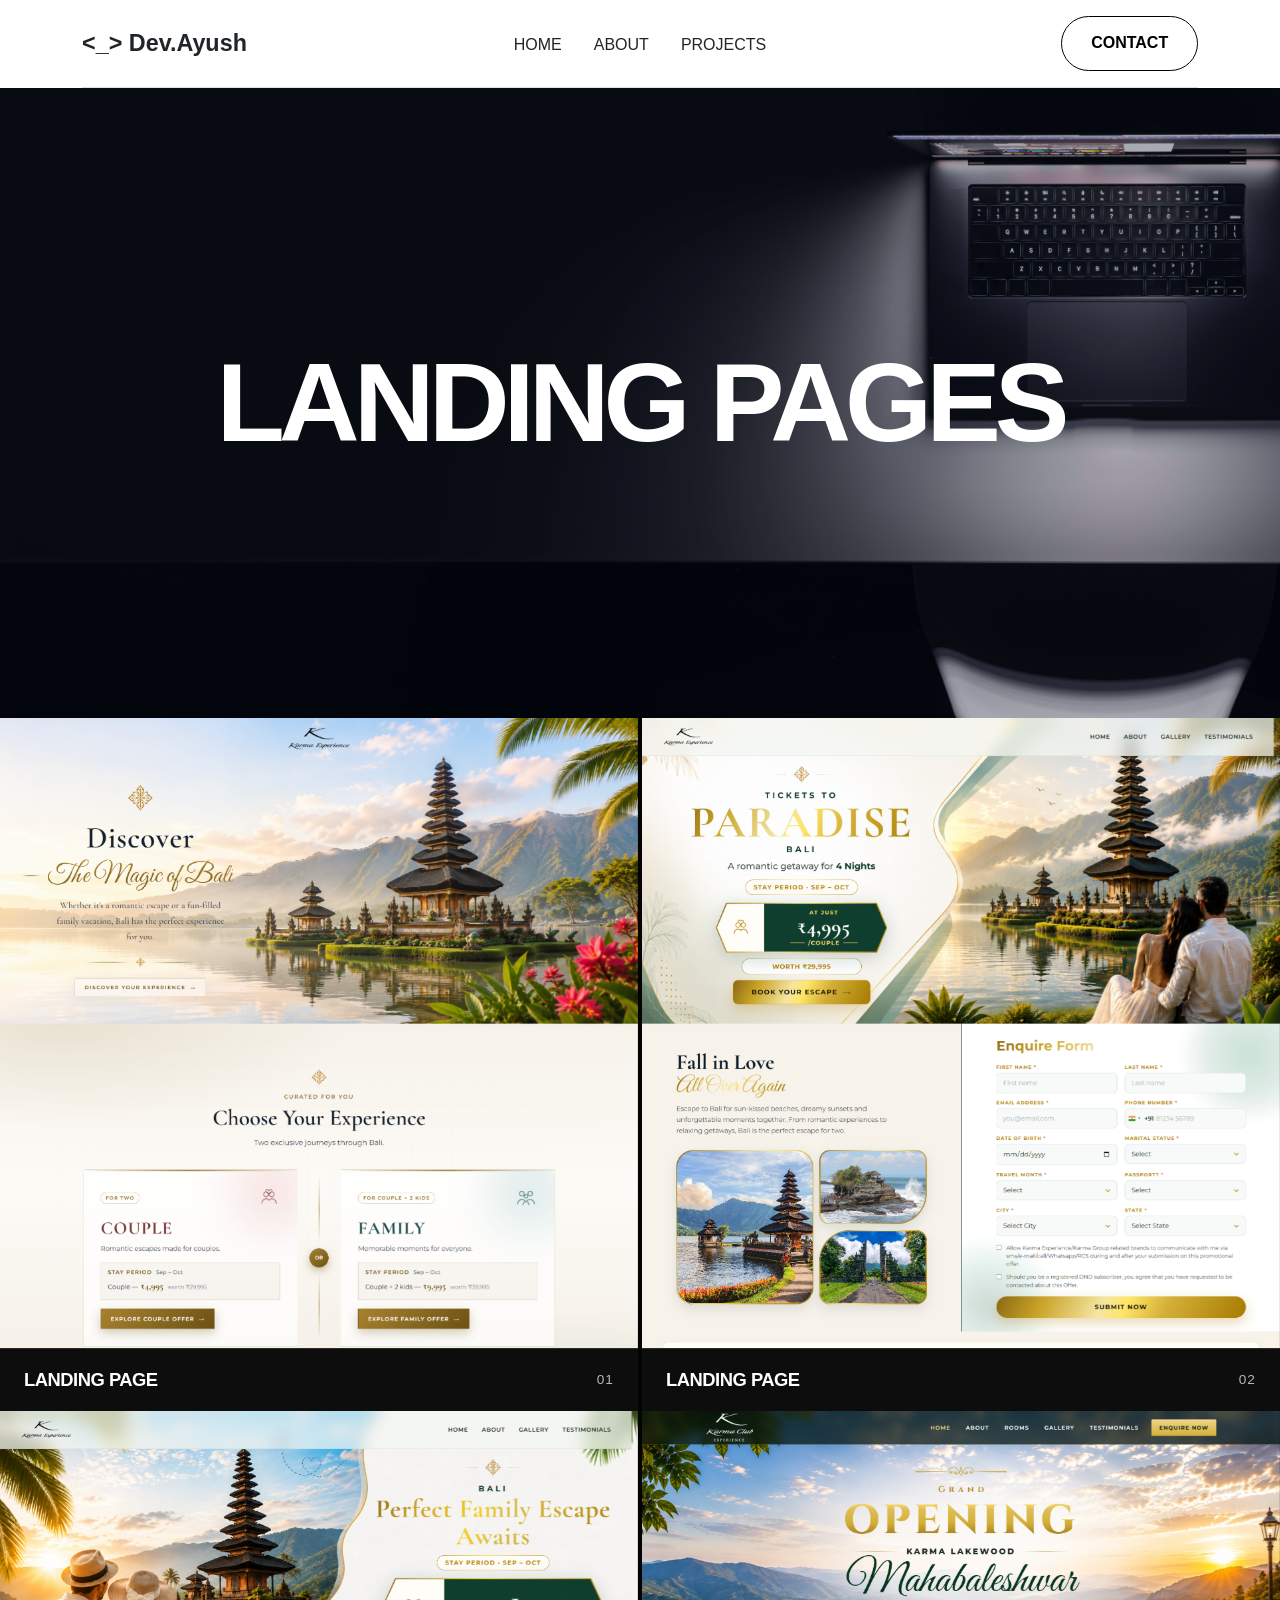
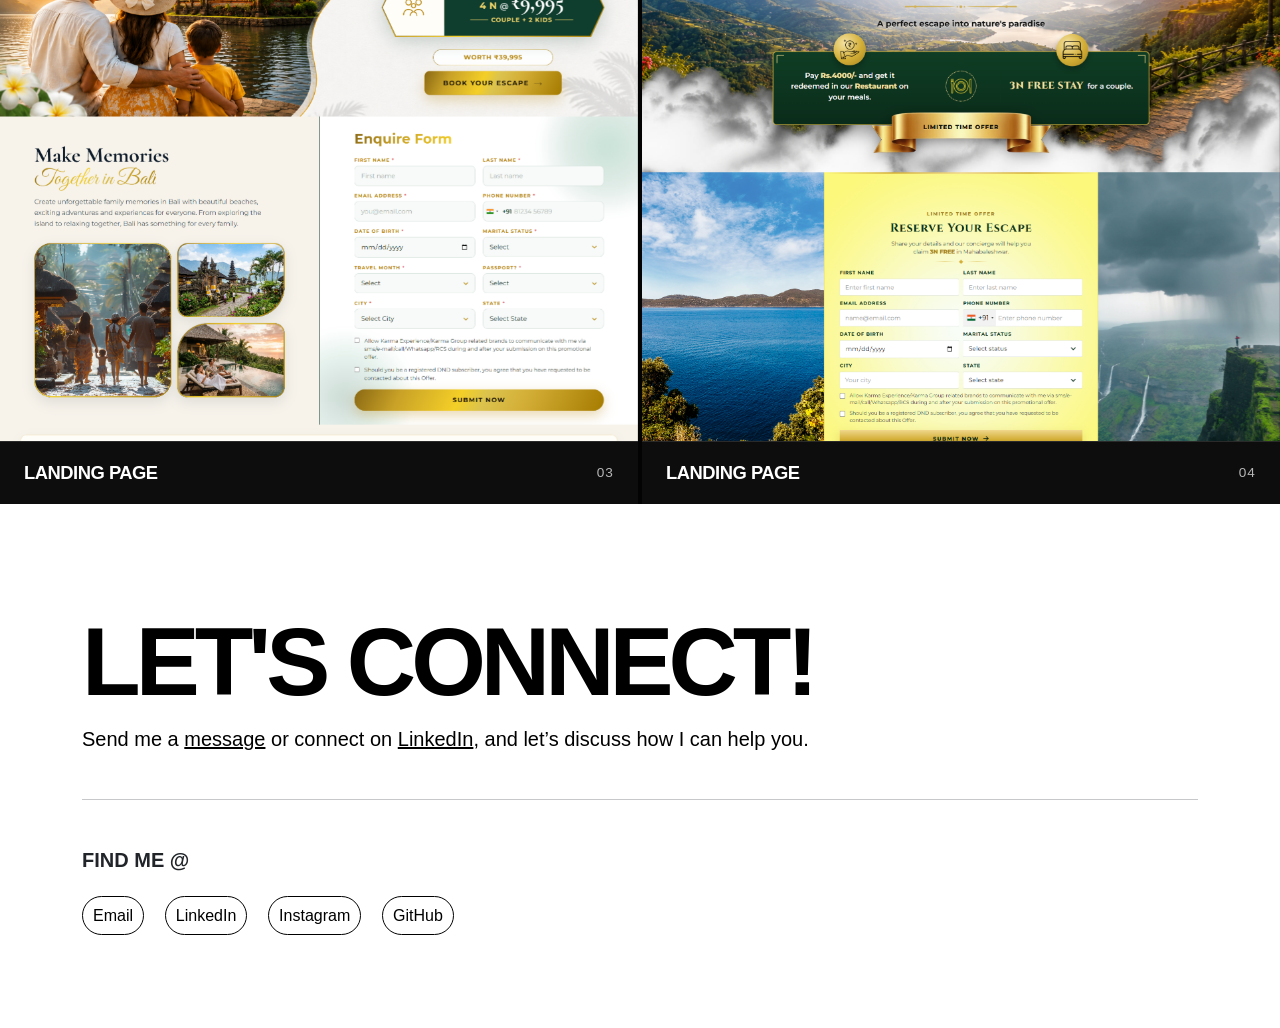
<file: landing-pages.html>
<!DOCTYPE html>
<html lang="en">

<head>
    <meta charset="UTF-8">
    <meta name="viewport" content="width=device-width, initial-scale=1.0">
    <link rel="stylesheet" href="./assets/css/style.css">
    <link rel="stylesheet" href="./assets/css/bootstrap.min.css">
    <link rel="stylesheet" href="https://cdn.jsdelivr.net/npm/bootstrap-icons@1.13.1/font/bootstrap-icons.min.css">
    <title>Landing Pages | Dev.Ayush</title>
</head>

<body>

    <div class="main">
        <div class="container">
            <header class="d-flex flex-wrap align-items-center justify-content-md-between py-3 border-bottom">
                <a href="index.html"
                    class="d-flex align-items-center col-md-3 mb-2 mb-md-0 text-dark text-decoration-none logo">
                    <span>
                        <_>
                    </span>&nbsp;Dev.Ayush
                </a>

                <ul class="nav col-12 col-md-auto mb-2 justify-content-center mb-md-0" id="menu">
                    <li><a href="index.html" class="nav-link px-3 link-dark">Home</a></li>
                    <li><a href="index.html#about" class="nav-link px-3 link-dark">About</a></li>
                    <li><a href="index.html#projects" class="nav-link px-3 link-dark">Projects</a></li>
                </ul>

                <div class="col-md-3 text-end">
                    <a href="tel:6200060278" type="button" class="contact-btn">Contact</a>
                </div>
            </header>
        </div>

        <section class="works-hero">
            <div class="works-hero-overlay"></div>
            <h1>LANDING PAGES</h1>
        </section>

        <section class="lp-gallery">
            <div class="row g-0">
                <div class="col-md-6 column-left">
                    <article class="lp-card">
                        <div class="lp-preview">
                            <img src="./assets/img/ss-1.png" alt="Bali Experience Hub">
                        </div>
                        <div class="lp-card-meta">
                            <h3>Landing Page</h3>
                            <span>01</span>
                        </div>
                    </article>
                </div>
                <div class="col-md-6 column-right">
                    <article class="lp-card">
                        <div class="lp-preview">
                            <img src="./assets/img/ss-2.png" alt="Couple Escape Landing Page">
                        </div>
                        <div class="lp-card-meta">
                            <h3>Landing Page</h3>
                            <span>02</span>
                        </div>
                    </article>
                </div>
                <div class="col-md-6 column-left">
                    <article class="lp-card">
                        <div class="lp-preview">
                            <img src="./assets/img/ss-3.png" alt="Family Escape Landing Page">
                        </div>
                        <div class="lp-card-meta">
                            <h3>Landing Page</h3>
                            <span>03</span>
                        </div>
                    </article>
                </div>
                <div class="col-md-6 column-right">
                    <article class="lp-card">
                        <div class="lp-preview">
                            <img src="./assets/img/ss-4.png" alt="Bali Experience Hub Landing Page">
                                alt="Bali Sept Oct Offer Landing Page">
                        </div>
                        <div class="lp-card-meta">
                            <h3>Landing Page</h3>
                            <span>04</span>
                        </div>
                    </article>
                </div>
            </div>
        </section>

        <section class="connect-section">
            <div class="container">
                <div class="connect-title mb-5">
                    <h1>Let's Connect!</h1>
                    <h5>Send me a <a href="mailto:akgoswami086@gmail.com">message</a> or connect on <a
                            href="https://www.linkedin.com/in/ayush-goswami-479776210" target="_blank">LinkedIn</a>, and
                        let’s discuss how I can help you.</h5>
                </div>
                <hr>
                <div class="button-group mt-5">
                    <h5>find me @</h5>
                    <ul>
                        <li><a href="mailto:akgoswami086@gmail.com" target="_blank">Email</a></li>
                        <li><a href="https://www.linkedin.com/in/ayush-goswami-479776210" target="_blank">LinkedIn</a>
                        </li>
                        <li><a href="https://www.instagram.com/ayushkumar6303/" target="_blank">Instagram</a></li>
                        <li><a href="https://github.com/ayushkg3542" target="_blank">GitHub</a></li>
                    </ul>
                </div>
            </div>
        </section>
    </div>

</body>
<script src="./assets/js/bootstrap.min.js"></script>
<script>
    function prepareLpPreviews() {
        document.querySelectorAll(".lp-preview").forEach(function (frame) {
            var img = frame.querySelector("img");
            if (!img) return;

            var setShift = function () {
                var extra = img.scrollHeight - frame.clientHeight;
                img.style.setProperty("--shift", extra > 0 ? "-" + extra + "px" : "0px");
                img.style.transitionDuration = Math.max(6, extra / 90) + "s";
            };

            if (img.complete) {
                setShift();
            } else {
                img.addEventListener("load", setShift);
            }
        });
    }

    window.addEventListener("load", prepareLpPreviews);
    window.addEventListener("resize", prepareLpPreviews);
</script>

</html>
</file>
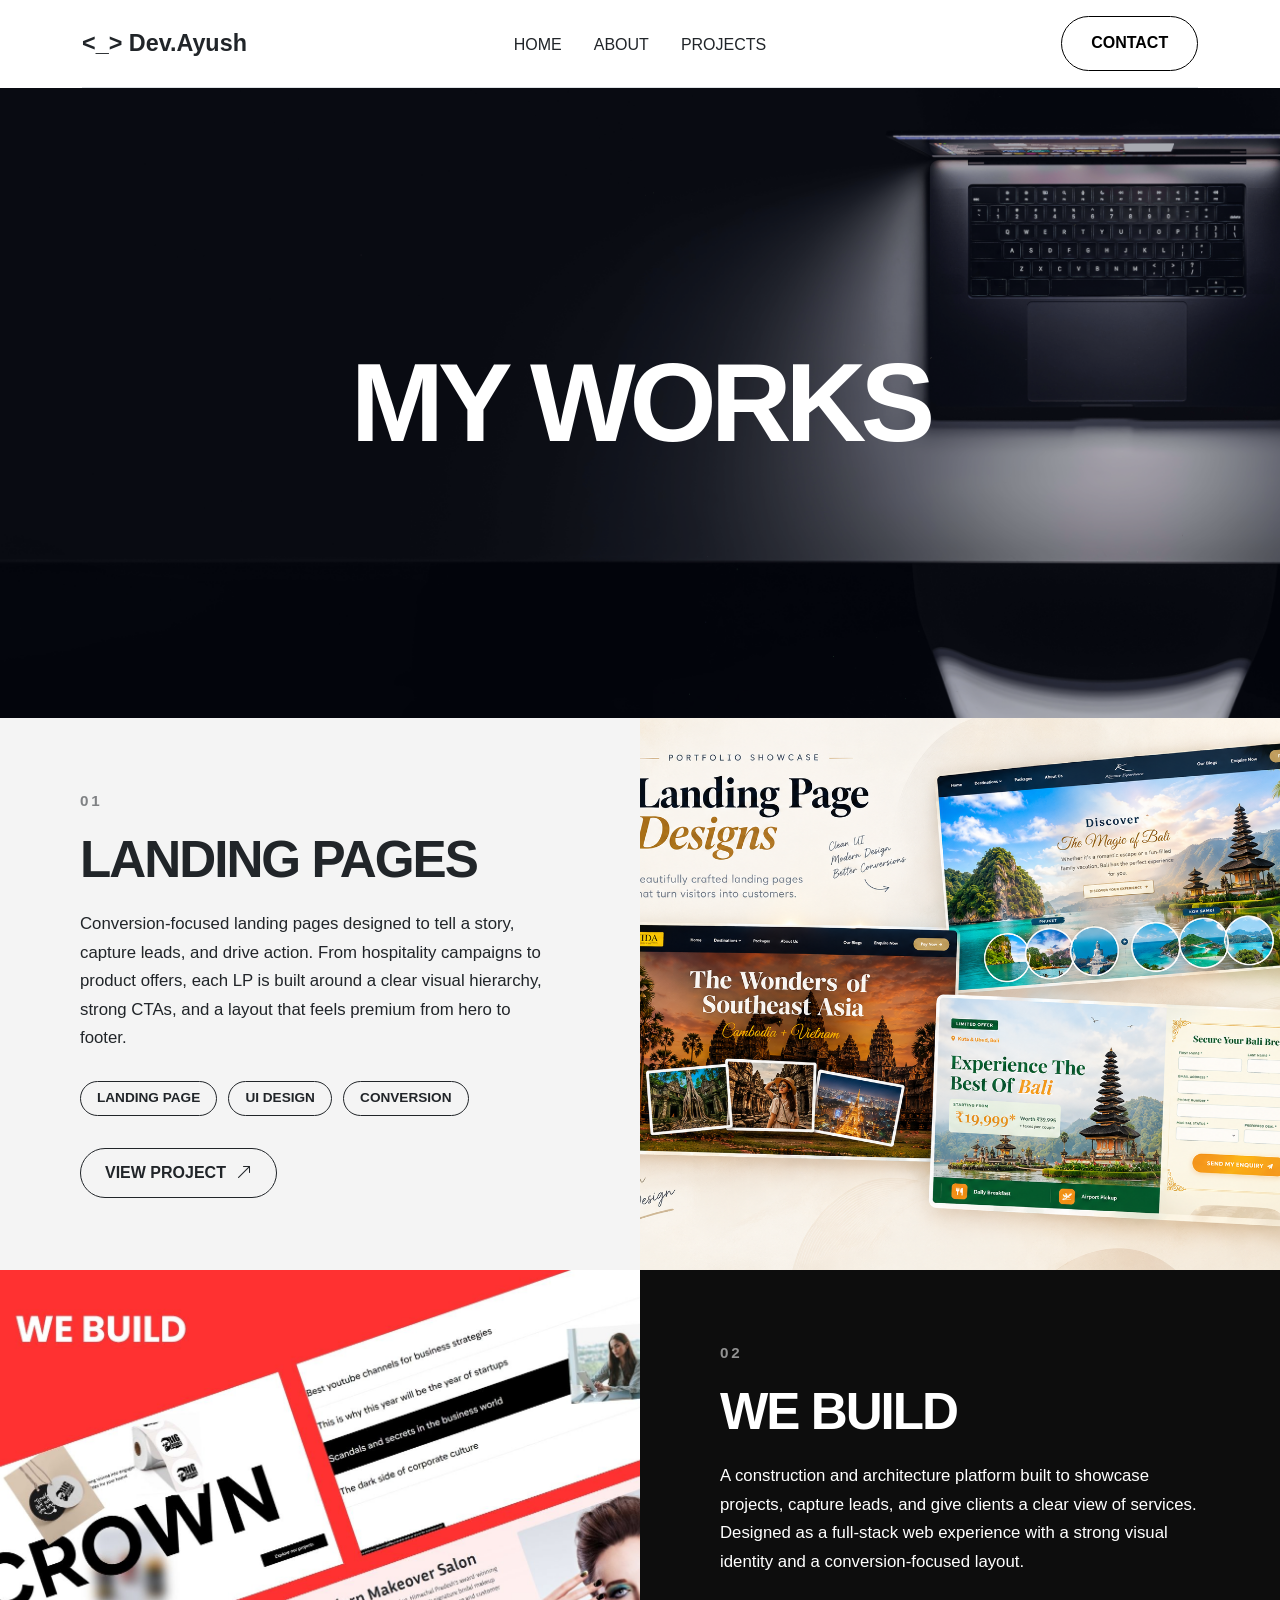
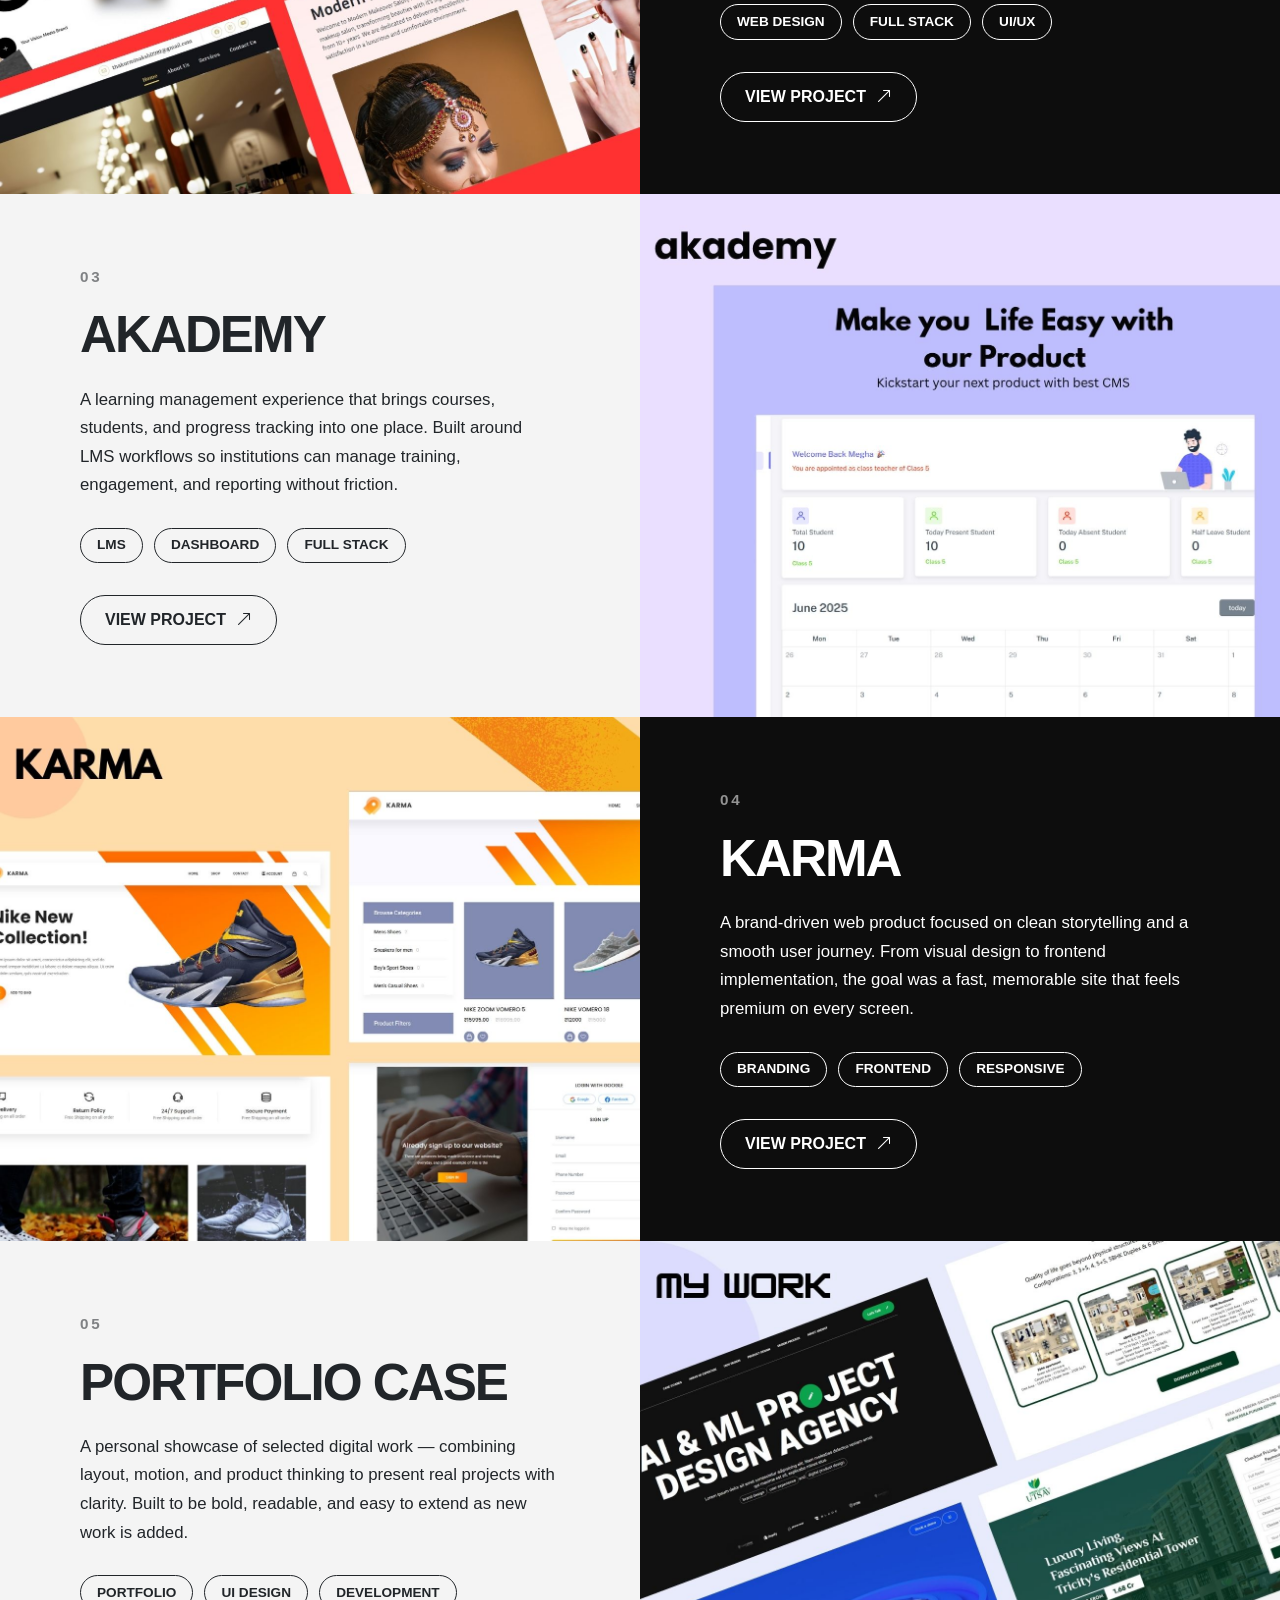
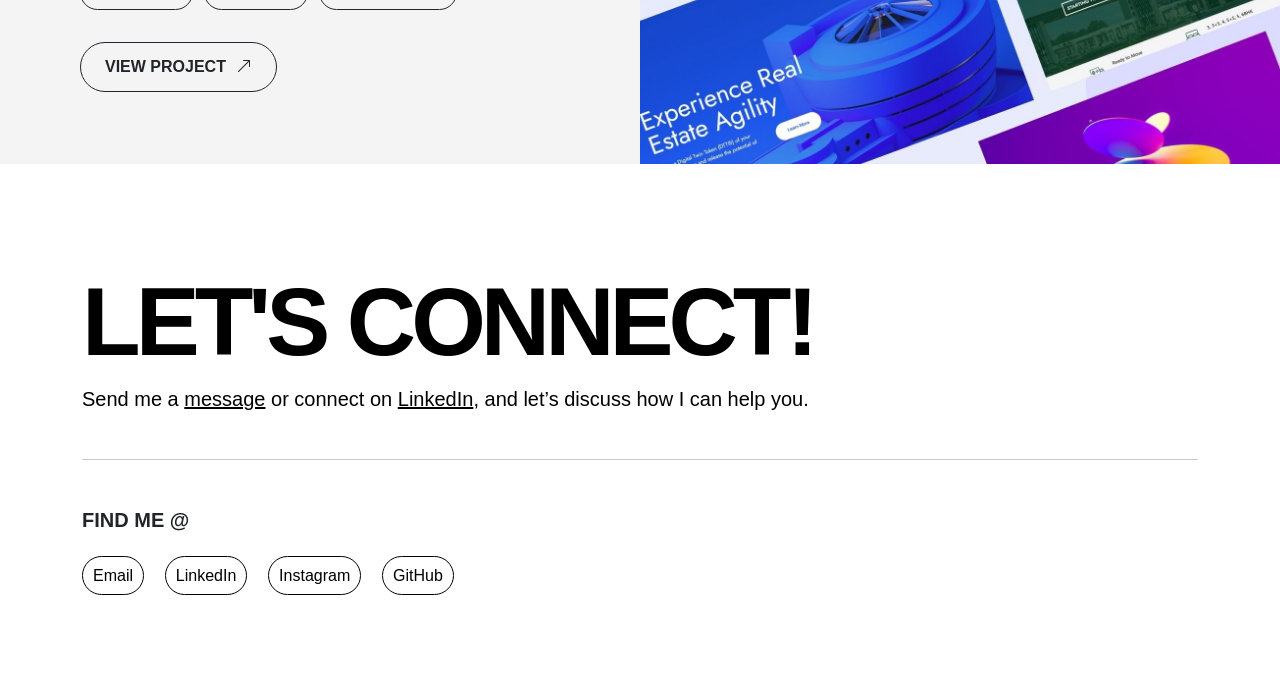
<file: works.html>
<!DOCTYPE html>
<html lang="en">

<head>
    <meta charset="UTF-8">
    <meta name="viewport" content="width=device-width, initial-scale=1.0">
    <link rel="stylesheet" href="./assets/css/style.css">
    <link rel="stylesheet" href="./assets/css/bootstrap.min.css">
    <link rel="stylesheet" href="https://cdn.jsdelivr.net/npm/bootstrap-icons@1.13.1/font/bootstrap-icons.min.css">
    <title>My Works | Dev.Ayush</title>
</head>

<body>

    <div class="main">
        <div class="container">
            <header class="d-flex flex-wrap align-items-center justify-content-md-between py-3 border-bottom">
                <a href="index.html"
                    class="d-flex align-items-center col-md-3 mb-2 mb-md-0 text-dark text-decoration-none logo">
                    <span>
                        <_>
                    </span>&nbsp;Dev.Ayush
                </a>

                <ul class="nav col-12 col-md-auto mb-2 justify-content-center mb-md-0" id="menu">
                    <li><a href="index.html" class="nav-link px-3 link-dark">Home</a></li>
                    <li><a href="index.html#about" class="nav-link px-3 link-dark">About</a></li>
                    <li><a href="index.html#projects" class="nav-link px-3 link-dark">Projects</a></li>
                </ul>

                <div class="col-md-3 text-end">
                    <a href="tel:6200060278" type="button" class="contact-btn">Contact</a>
                </div>
            </header>
        </div>

        <section class="works-hero">
            <div class="works-hero-overlay"></div>
            <h1>MY WORKS</h1>
        </section>

        <section class="works-list" id="projects">
            <div class="row g-0 works-row flex-md-row-reverse">
                <div class="col-md-6">
                    <div class="works-image">
                        <img src="./assets/img/lps.png" alt="Landing Pages">
                    </div>
                </div>
                <div class="col-md-6">
                    <div class="works-content">
                        <span class="works-index">01</span>
                        <h2>Landing Pages</h2>
                        <p>Conversion-focused landing pages designed to tell a story, capture leads, and drive action.
                            From hospitality campaigns to product offers, each LP is built around a clear visual
                            hierarchy, strong CTAs, and a layout that feels premium from hero to footer.</p>
                        <ul class="works-tags">
                            <li>Landing Page</li>
                            <li>UI Design</li>
                            <li>Conversion</li>
                        </ul>
                        <a href="landing-pages.html" class="works-link">View Project <i
                                class="bi bi-arrow-up-right"></i></a>
                    </div>
                </div>
            </div>
            <div class="row g-0 works-row">
                <div class="col-md-6">
                    <div class="works-image">
                        <img src="./assets/img/project-1.jpg" alt="We Build">
                    </div>
                </div>
                <div class="col-md-6">
                    <div class="works-content">
                        <span class="works-index">02</span>
                        <h2>We Build</h2>
                        <p>A construction and architecture platform built to showcase projects, capture leads, and give
                            clients a clear view of services. Designed as a full-stack web experience with a strong
                            visual identity and a conversion-focused layout.</p>
                        <ul class="works-tags">
                            <li>Web Design</li>
                            <li>Full Stack</li>
                            <li>UI/UX</li>
                        </ul>
                        <a href="#" class="works-link">View Project <i class="bi bi-arrow-up-right"></i></a>
                    </div>
                </div>
            </div>

            <div class="row g-0 works-row flex-md-row-reverse">
                <div class="col-md-6">
                    <div class="works-image">
                        <img src="./assets/img/project-2.jpg" alt="akademy">
                    </div>
                </div>
                <div class="col-md-6">
                    <div class="works-content">
                        <span class="works-index">03</span>
                        <h2>akademy</h2>
                        <p>A learning management experience that brings courses, students, and progress tracking into
                            one place. Built around LMS workflows so institutions can manage training, engagement, and
                            reporting without friction.</p>
                        <ul class="works-tags">
                            <li>LMS</li>
                            <li>Dashboard</li>
                            <li>Full Stack</li>
                        </ul>
                        <a href="#" class="works-link">View Project <i class="bi bi-arrow-up-right"></i></a>
                    </div>
                </div>
            </div>

            <div class="row g-0 works-row">
                <div class="col-md-6">
                    <div class="works-image">
                        <img src="./assets/img/project-3.jpg" alt="Karma">
                    </div>
                </div>
                <div class="col-md-6">
                    <div class="works-content">
                        <span class="works-index">04</span>
                        <h2>Karma</h2>
                        <p>A brand-driven web product focused on clean storytelling and a smooth user journey. From
                            visual design to frontend implementation, the goal was a fast, memorable site that feels
                            premium on every screen.</p>
                        <ul class="works-tags">
                            <li>Branding</li>
                            <li>Frontend</li>
                            <li>Responsive</li>
                        </ul>
                        <a href="#" class="works-link">View Project <i class="bi bi-arrow-up-right"></i></a>
                    </div>
                </div>
            </div>

            <div class="row g-0 works-row flex-md-row-reverse">
                <div class="col-md-6">
                    <div class="works-image">
                        <img src="./assets/img/project-4.jpg" alt="Portfolio Case">
                    </div>
                </div>
                <div class="col-md-6">
                    <div class="works-content">
                        <span class="works-index">05</span>
                        <h2>Portfolio Case</h2>
                        <p>A personal showcase of selected digital work — combining layout, motion, and product thinking
                            to present real projects with clarity. Built to be bold, readable, and easy to extend as
                            new work is added.</p>
                        <ul class="works-tags">
                            <li>Portfolio</li>
                            <li>UI Design</li>
                            <li>Development</li>
                        </ul>
                        <a href="#" class="works-link">View Project <i class="bi bi-arrow-up-right"></i></a>
                    </div>
                </div>
            </div>


        </section>

        <section class="connect-section">
            <div class="container">
                <div class="connect-title mb-5">
                    <h1>Let's Connect!</h1>
                    <h5>Send me a <a href="mailto:akgoswami086@gmail.com">message</a> or connect on <a
                            href="https://www.linkedin.com/in/ayush-goswami-479776210" target="_blank">LinkedIn</a>, and
                        let’s discuss how I can help you.</h5>
                </div>
                <hr>
                <div class="button-group mt-5">
                    <h5>find me @</h5>
                    <ul>
                        <li><a href="mailto:akgoswami086@gmail.com" target="_blank">Email</a></li>
                        <li><a href="https://www.linkedin.com/in/ayush-goswami-479776210" target="_blank">LinkedIn</a>
                        </li>
                        <li><a href="https://www.instagram.com/ayushkumar6303/" target="_blank">Instagram</a></li>
                        <li><a href="https://github.com/ayushkg3542" target="_blank">GitHub</a></li>
                    </ul>
                </div>
            </div>
        </section>
    </div>

</body>
<script src="./assets/js/bootstrap.min.js"></script>

</html>
</file>
<file: assets/css/style.css>
@import url(../fonts/Inter-Italic-VariableFont_opsz\,wght.ttf);

* {
    margin: 0;
    padding: 0;
    font-family: "Inter", sans-serif;
}

header .logo {
    font-size: 1.46rem;
    font-family: "Inter", sans-serif;
    font-weight: 600;
}

#menu .nav-link {
    position: relative;
    display: inline-block;
    color: #000;
    text-decoration: none;
    padding-bottom: 4px;
    transition: color 0.3s ease;
    text-transform: uppercase;
}

#menu .nav-link::after {
    content: '';
    position: absolute;
    left: 0;
    bottom: 0;
    width: 0%;
    height: 2px;
    background-color: #000;
    transition: width 0.3s ease;
}

#menu .nav-link:hover::after {
    width: 100%;
}

.contact-btn {
    border: 1px solid #000;
    border-radius: 30px;
    padding: .9rem 1.8rem;
    background: none;
    font-weight: 600;
    text-transform: uppercase;
    /* box-shadow: 0 0 1px 1px black; */
    transition: .2ms ease-in;
    color: #000;
    text-decoration: none;
}

.contact-btn:hover {
    background: black;
    transition: .2s ease-out;
    box-shadow: 0 0 1px 2px black;
    color: white;
}

.banner-section {
    /* height: 110vh; */
    display: flex;
    flex-direction: column;
    justify-content: center;
    align-items: center;
    position: relative;
    margin: 3rem 0;
}

.scrolling-text {
    position: absolute;
    top: 40%;
    /* Adjust as needed */
    width: 100%;
    overflow: hidden;
    white-space: nowrap;
    z-index: 0;
}

.scrolling-text-content {
    display: inline-block;
    white-space: nowrap;
    animation: marquee 30s linear infinite;
}

.scrolling-text-content span {
    font-size: 10rem;
    font-weight: 700;
    color: rgb(0, 0, 0);
}

@keyframes marquee {
    0% {
        transform: translateX(0%);
    }

    100% {
        transform: translateX(-50%);
    }
}

.banner-section .container {
    z-index: 1;
    position: relative;
}

.banner-section .container .mail-text {
    background-color: #000;
    border-radius: 30px;
    padding: .645rem 2rem;
}

.main-context {
    width: 650px;
}

.my_name {
    display: flex;
    justify-content: center;
    gap: 10px;
    margin-top: 30px;
    /* margin-bottom: 10px; */
}

.my_name h2 {
    font-family: "Inter", sans-serif;
    font-weight: 700;
    font-size: 3rem;
}

.hand_img {
    height: 3.8rem;
}

.ayush_img {
    padding: 20px;
    backdrop-filter: blur(20px);
    text-align: center;
    background-color: #ffffff26;
    height: 30rem;
    width: auto;
}

.ayush_img img {
    height: 100%;
    /* width: auto; */
    border-radius: 10px;
}

.description {
    display: flex;
    justify-content: space-between;
    width: 29rem;
    margin: 0 6rem;
    margin-bottom: 0px;
    margin-bottom: 4rem;
    font-size: 14px;
}

.description a {
    text-decoration: none;
    color: white;
    background: black;
    padding: 10px;
    border-radius: 50px;
}

.arrow-direction {
    position: absolute;
    right: 0;
    bottom: 0;
    margin: 2.5rem;
    border: 1px solid #000;
    padding: 1.5rem;
    border-radius: 100%;
    width: 4.5rem;
    height: 4.5rem;
    text-align: center;
    align-items: center;
    display: flex;
    justify-content: center;
    background: none;
    transition: background 0.3s ease-in-out, color 0.3s ease-in-out;
    color: #000;
}

.arrow-direction i {
    font-size: 24px;
}

.arrow-direction:hover {
    background: #000;
    color: #fff;
    /* transition: 0.3s ease-in-out; */
}

/* Section Banner ends */


/* Section About Starts */
.about-section {
    margin-top: 60px;
}

.about-title {
    position: relative;
}


.about-title h1 {
    font-size: 6rem;
    font-weight: 700;
    text-transform: uppercase;
    color: #000;
    position: relative;
    letter-spacing: -5px;
}

.about-title span {
    width: 10rem;
    background-color: #000;
    border: 1px solid;
    display: flex;
    position: absolute;
    bottom: 6px;
}

.about-text p {
    font-size: 20px;
    color: #c4c4c4c4;
    transition: color 0.3s ease;
}


.robot-image {
    width: 100%;
    display: flex;
    justify-content: center;
    align-items: center;
    position: relative;
    overflow: hidden;
    background: #000;
    border-radius: 20px;
    height: 34rem;
}

.robot-image img {
    width: auto;
    height: 100%;
    /* filter: drop-shadow(20px 5px 4px #ffffff); */
}

.circle-text-wrapper {
    width: 150px;
    height: 150px;
    margin: 20px auto;
    position: absolute;
    top: 0;
    left: 0;
}

.rotating-circle {
    width: 100%;
    height: 100%;
    animation: rotateText 10s linear infinite;
    transform-origin: center center;
    display: block;
}

.center-arrow {
    position: absolute;
    top: 50%;
    left: 50%;
    transform: translate(-50%, -50%);
    font-size: 30px;
    color: #fff;
    z-index: 10;
}

@keyframes rotateText {
    0% {
        transform: rotate(0deg);
    }

    100% {
        transform: rotate(360deg);
    }
}

/* Section About Ends */


/* Section 3 Start */

.slideshow {
    margin-top: 100px;
    margin-bottom: 100px;
}

.carousel-overlay {
    position: relative;
    border-radius: 30px;
    overflow: hidden;
}

.carousel.slide,
.carousel-inner {
    border-radius: 30px;
}

.carousel-overlay img {
    height: 600px;
    width: 100%;
    object-fit: cover;
    display: block;
    border-radius: 30px;
}

.carousel-overlay::after {
    content: "";
    position: absolute;
    top: 0;
    left: 0;
    width: 100%;
    height: 100%;
    background-color: rgba(61, 61, 61, 0.4);
    pointer-events: none;
}

.carousel .carousel-control-prev {
    border: 1px solid #fff;
    height: 5rem;
    width: 5rem;
    border-radius: 100%;
    position: absolute;
    right: 0;
    bottom: 0;
    justify-content: center;
    left: 77%;
    top: 80%;
    transition: background 0.3s ease-in-out, color 0.3s ease-in-out;


}

.carousel .carousel-control-next {
    height: 5rem;
    width: 5rem;
    border-radius: 100%;
    position: absolute;
    right: 0;
    bottom: 0;
    justify-content: center;
    left: 85%;
    top: 80%;
    border: 1px solid #fff;
    transition: background 0.3s ease-in-out, color 0.3s ease-in-out;

}

.carousel .carousel-control-prev:hover,
.carousel .carousel-control-next:hover {
    background-color: #fff;
    color: #000;
}

.carousel-text {
    position: absolute;
    bottom: 0;
    color: #fff;
    padding: 3rem;
}

.carousel-text .h1 {
    font-size: 10rem;
    font-weight: 700;
    font-family: "Inter", sans-serif;
}

.carousel-text .h5 {
    font-size: 3rem;
    font-weight: 600;
    font-family: "Inter", sans-serif;
}

/* Section 3 End */

/* Section 4 Start */
.service-section {
    margin-bottom: 100px;
}

.service-title {
    position: relative;
}

.service-title h1 {
    font-size: 6rem;
    font-weight: 700;
    text-transform: uppercase;
    color: #000;
    position: relative;
    letter-spacing: -8px;
}

.service-title span {
    width: 10rem;
    background-color: #000;
    border: 1px solid;
    display: flex;
    position: absolute;
    bottom: 6px;
}

.services {
    position: relative;
}

.services h2 {
    font-weight: 600;
    font-size: 1.5rem;
    font-family: "Inter", sans-serif;
}

.services i {
    font-size: 1.5rem;
}

.services .row {
    border-bottom: 1px solid rgb(167, 167, 167);
    padding: 20px 0;
    position: relative;
    color: #000;
    overflow: hidden;
    transition: color 0.3s ease;
}

.services .row .center14 {
    height: 0%;
    width: 100%;
    background-color: #000;
    position: absolute;
    left: 50%;
    top: 50%;
    transform: translate(-50%, -50%);
    transition: all ease 0.5s;
    z-index: 0;
}

.services .row:hover .center14 {
    height: 100%;
}

.services .row>* {
    position: relative;
    z-index: 1;
}

.services .row:hover {
    color: #fff;
}

/* Section 4 End */

/* Section 5 Start */

.project-title {
    position: relative;
}

.project-title h1 {
    font-size: 6rem;
    font-weight: 700;
    text-transform: uppercase;
    color: #000;
    position: relative;
    letter-spacing: -5px;
}

.project-title span {
    width: 10rem;
    background-color: #000;
    border: 1px solid;
    display: flex;
    position: absolute;
    bottom: 6px;
}

.project-image {
    background-color: #000;
    color: #fff;
}

.project-image .img {
    overflow: hidden;
}

.project-image img {
    transition: transform 0.4s ease;
    cursor: pointer;
}

.project-image:hover img {
    transform: scale(1.05);
}


.project-image h3 {
    font-weight: 600;
    text-transform: uppercase;
}

.project-image .project-text i {
    font-size: 1.2rem;
    border-radius: 1px solid #fff;
    border-radius: 100%;
    border: 1px solid #fff;
    width: 3rem;
    height: 3rem;
    text-align: center;
    display: flex;
    justify-content: center;
    align-items: center;
    cursor: pointer;
    transition: background 0.3s ease-in-out, color 0.3s ease-in-out;
}

.project-image .project-text i:hover {
    background-color: white;
    color: #000;
}

.project-image .button {
    display: flex;
    justify-content: center;
}

.project-image .button a {
    text-decoration: none;
    color: #fff;
    border: 1px solid #fff;
    border-radius: 100%;
    width: 14rem;
    height: 14rem;
    text-align: center;
    display: flex;
    justify-content: center;
    align-items: center;
    transition: background 0.3s ease-in-out, color 0.3s ease-in-out;
    text-transform: uppercase;
    gap: 5px;
    position: relative;
    overflow: hidden;
}

.project-image .button a .default-icon,
.project-image .button a .hover-icon {
    transition: opacity 0.3s ease, transform 0.3s ease;
    position: absolute;
    right: 25px;
}

.project-image .button a .default-icon {
    opacity: 1;
    transform: translateX(0);
}

.project-image .button a .hover-icon {
    opacity: 0;
    transform: translateX(-10px);
}

.project-image .button a:hover .default-icon {
    opacity: 0;
    transform: translateX(10px);
}

.project-image .button a:hover .hover-icon {
    opacity: 1;
    transform: translateX(0);
}

.project-image .button a:hover {
    background-color: #fff;
    color: #000;
}

/* Section 5 End */


/* Section 6 Starts */

.connect-section {
    /* height: 60vh; */
    margin: 100px 0;
}

.connect-title h1 {
    font-size: 6rem;
    font-weight: 700;
    text-transform: uppercase;
    color: #000;
    position: relative;
    letter-spacing: -5px;
}


.connect-title h5 {
    color: #000;
}

.connect-title h5 a {
    color: #000;
}

.button-group h5 {
    text-transform: uppercase;
    font-weight: 600;
}

.button-group ul {
    display: flex;
    gap: 1.3rem;
    margin: 2rem 0;
    padding-left: 0;
}

.button-group ul li {
    list-style: none;
}

.button-group ul li a {
    text-decoration: none;
    padding: 10px;
    border: 1px solid #000;
    border-radius: 30px;
    color: #000;
}


.direction_button{
    text-decoration: none;
    padding: 10px;
    border: 1px solid #000;
    border-radius: 30px;
    color: #fff;
}

.direction_button:hover{
    background: #000;
    color: #fff;
    transition: .2s ease-out;
}

/* Section 6 Ends */

/* Works Page Start */

.works-hero {
    position: relative;
    width: 100%;
    min-height: 70vh;
    display: flex;
    align-items: center;
    justify-content: center;
    background-image: url("../img/lp-banner.jpg");
    background-size: cover;
    background-position: center;
    background-repeat: no-repeat;
}

.works-hero-overlay {
    position: absolute;
    inset: 0;
    background: rgba(6, 12, 32, 0.35);
}

.works-hero h1 {
    position: relative;
    z-index: 1;
    margin: 0;
    color: #fff;
    font-size: 7rem;
    font-weight: 700;
    letter-spacing: -6px;
    text-transform: uppercase;
    text-align: center;
}

.works-list {
    width: 100%;
}

.works-row {
    min-height: 520px;
}

.works-image {
    height: 100%;
    min-height: 520px;
    overflow: hidden;
    background: #000;
}

.works-image img {
    width: 100%;
    height: 100%;
    min-height: 520px;
    object-fit: cover;
    display: block;
    transition: transform 0.5s ease;
}

.works-row:hover .works-image img {
    transform: scale(1.05);
}

.works-content {
    height: 100%;
    min-height: 520px;
    display: flex;
    flex-direction: column;
    justify-content: center;
    padding: 4.5rem 5rem;
    background: #f4f4f4;
}

.works-row:nth-child(even) .works-content {
    background: #0d0d0d;
    color: #fff;
}

.works-index {
    font-size: 0.95rem;
    font-weight: 600;
    letter-spacing: 0.18em;
    text-transform: uppercase;
    opacity: 0.55;
    margin-bottom: 1rem;
}

.works-content h2 {
    font-size: 3.2rem;
    font-weight: 700;
    text-transform: uppercase;
    letter-spacing: -2px;
    margin-bottom: 1.25rem;
}

.works-content p {
    font-size: 1.05rem;
    line-height: 1.7;
    max-width: 36rem;
    margin-bottom: 1.75rem;
}

.works-tags {
    display: flex;
    flex-wrap: wrap;
    gap: 0.7rem;
    padding-left: 0;
    margin-bottom: 2rem;
}

.works-tags li {
    list-style: none;
    border: 1px solid currentColor;
    border-radius: 30px;
    padding: 0.4rem 1rem;
    font-size: 0.85rem;
    text-transform: uppercase;
    font-weight: 600;
}

.works-link {
    display: inline-flex;
    align-items: center;
    gap: 0.6rem;
    width: fit-content;
    text-decoration: none;
    color: inherit;
    border: 1px solid currentColor;
    border-radius: 30px;
    padding: 0.75rem 1.5rem;
    font-weight: 600;
    text-transform: uppercase;
    transition: background 0.25s ease, color 0.25s ease;
}

.works-row:nth-child(odd) .works-link:hover {
    background: #000;
    color: #fff;
}

.works-row:nth-child(even) .works-link:hover {
    background: #fff;
    color: #000;
}

/* Works Page End */

/* Landing Pages Gallery Start */

.lp-gallery {
    width: 100%;
}

.lp-card {
    background: #0d0d0d;
    color: #fff;
    height: 100%;
}

.lp-preview {
    height: 70vh;
    min-height: 480px;
    overflow: hidden;
    position: relative;
    background: #111;
}

.lp-preview img {
    width: 100%;
    height: auto;
    display: block;
    transform: translateY(0);
    transition: transform 8s linear;
    will-change: transform;
}

.lp-preview:hover img {
    transform: translateY(var(--shift, 0px));
}

.lp-card-meta {
    display: flex;
    justify-content: space-between;
    align-items: center;
    padding: 1.25rem 1.5rem;
    border-top: 1px solid rgba(255, 255, 255, 0.12);
}

.lp-card-meta h3 {
    margin: 0;
    font-size: 1.15rem;
    font-weight: 700;
    text-transform: uppercase;
    letter-spacing: -0.5px;
}

.lp-card-meta span {
    font-size: 0.85rem;
    opacity: 0.7;
    text-transform: uppercase;
    letter-spacing: 0.08em;
}

.column-left{
    border-right: 2px solid rgb(3, 3, 3);
}
.column-right{
    border-left: 2px solid rgba(3, 3, 3);
}

/* Landing Pages Gallery End */


@media (max-width:1400px) {}

@media (max-width:1200px) {
    .about-text p {
        font-size: 18px;
    }

    .carousel-text .h1 {
        font-size: 9rem;
    }

    .carousel .carousel-control-next {
        left: 84%;
    }

    .carousel .carousel-control-prev {
        left: 73%;
    }
}

@media (max-width:992px) {
    .about-text p {
        font-size: 16px;
    }

    .carousel-text .h1 {
        font-size: 8rem;
    }

    .carousel .carousel-control-next {
        left: 84%;
        top: 3%;
    }

    .carousel .carousel-control-prev {
        left: 70%;
        top: 3%;
    }
}

@media (max-width:768px) {
    .about-text p {
        font-size: 16px;
    }

    .carousel-text .h1 {
        font-size: 7rem;
    }

    .carousel .carousel-control-next {
        left: 78%;
        top: 3%;
    }

    .carousel .carousel-control-prev {
        left: 58%;
        top: 3%;
    }

    .arrow-direction {
        position: inherit;
        margin: 0.5rem;
        width: 6.5rem;
        height: 6.5rem;
    }

    .main-context {
        width: 525px;
    }

    .description {
        margin: 0 3rem;
        margin-bottom: 4rem;
        width: 26rem;
    }

    #menu {
        display: none;
    }

    header {
        justify-content: space-between;
    }

    .works-hero h1 {
        font-size: 4.5rem;
        letter-spacing: -3px;
    }

    .works-content {
        padding: 3rem 2rem;
        min-height: auto;
    }

    .works-image,
    .works-image img {
        min-height: 320px;
    }

    .lp-preview {
        height: 55vh;
        min-height: 360px;
    }

    .lp-card-meta {
        flex-direction: column;
        align-items: flex-start;
        gap: 0.4rem;
    }
}


@media (max-width:576px) {
    .my_name h2 {
        font-size: 2.5rem;
    }

    .main-context h5 {
        font-size: 1.1rem;
    }

    .main-context {
        width: 372px;
    }

    .scrolling-text {
        top: 32%;
    }

    .ayush_img {
        padding: 12px;
        height: 20rem;
    }

    .description {
        width: auto;
        margin: 12px 0rem;
        align-items: center;
    }

    .description p {
        margin-bottom: 0;

    }

    .arrow-direction {
        position: inherit;
    }

    .scrolling-text-content span {
        font-size: 8rem;
    }

    .about-text p {
        font-size: 14px;
    }

    .about-title h1 {
        font-size: 4.5rem;
    }

    .service-title h1 {
        font-size: 4.5rem;
    }

    .project-title h1 {
        font-size: 4.5rem;
    }

    .connect-title h1 {
        font-size: 4.5rem;
    }

    .carousel-text .h1 {
        font-size: 5rem;
    }

    .carousel .carousel-control-next {
        left: 78%;
        top: 3%;
        height: 3.5rem;
        width: 3.5rem;
    }

    .carousel .carousel-control-prev {
        height: 3.5rem;
        width: 3.5rem;
        left: 60%;
        top: 3%;
    }

    .button-group ul {
        gap: .7rem;
    }

    #menu {
        display: none;
    }

    header {
        justify-content: space-between;
    }

    .works-hero {
        min-height: 50vh;
    }

    .works-hero h1 {
        font-size: 3rem;
        letter-spacing: -2px;
        padding: 0 1rem;
    }

    .works-content h2 {
        font-size: 2.2rem;
    }

    .works-content {
        padding: 2.5rem 1.25rem;
    }

    .lp-preview {
        height: 48vh;
        min-height: 300px;
    }
}
</file>
